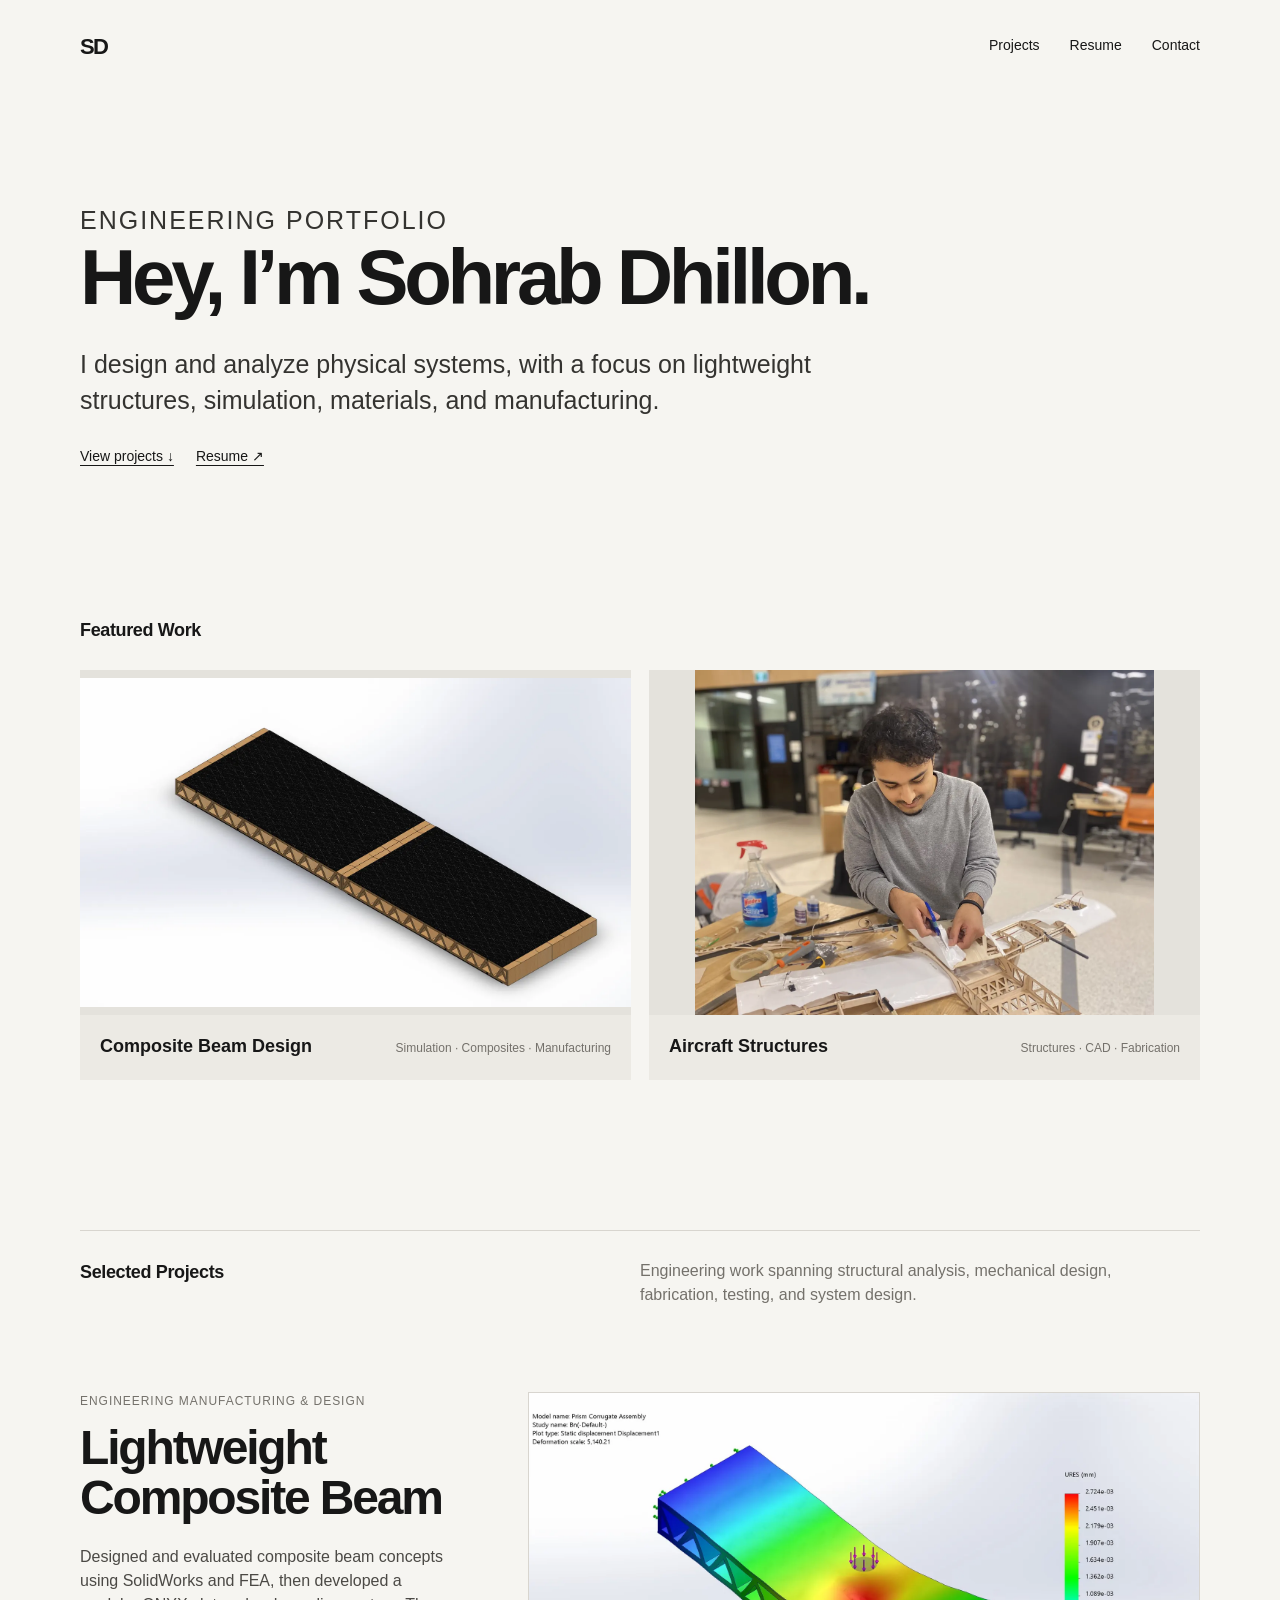
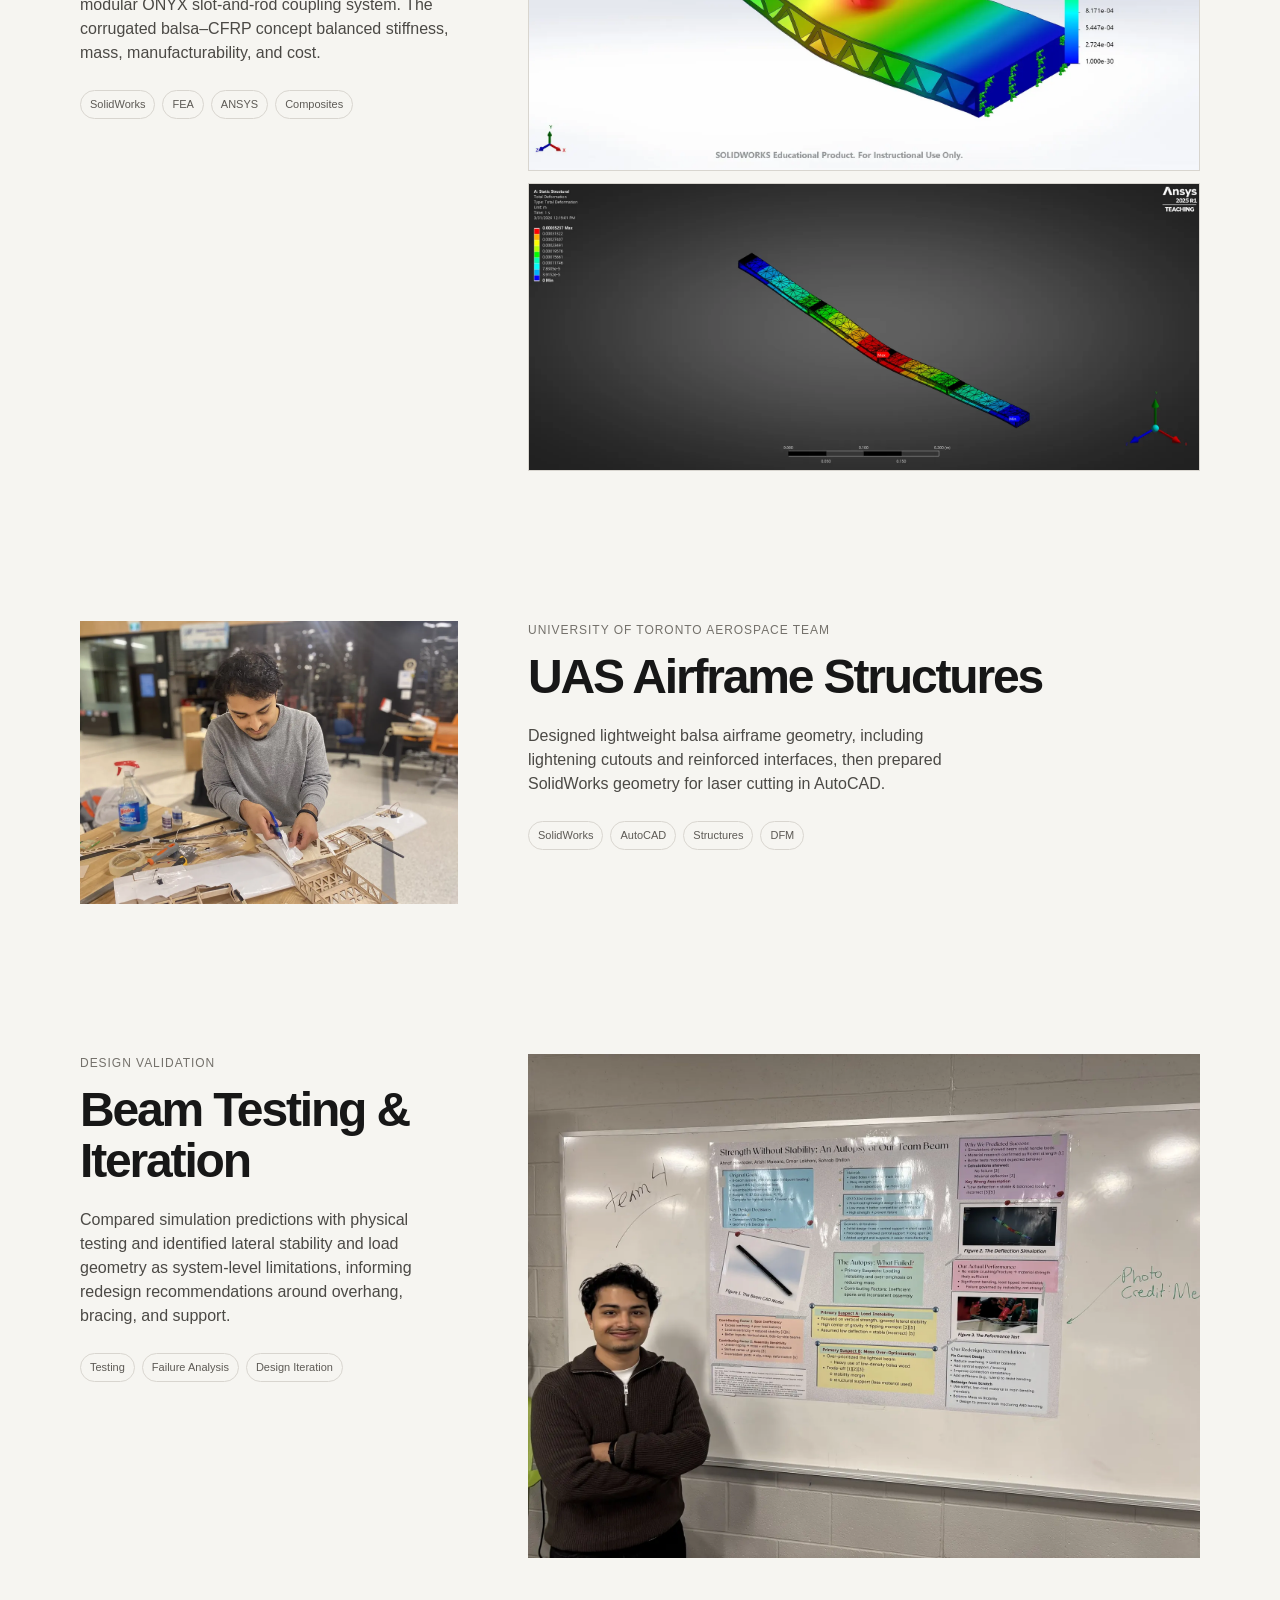
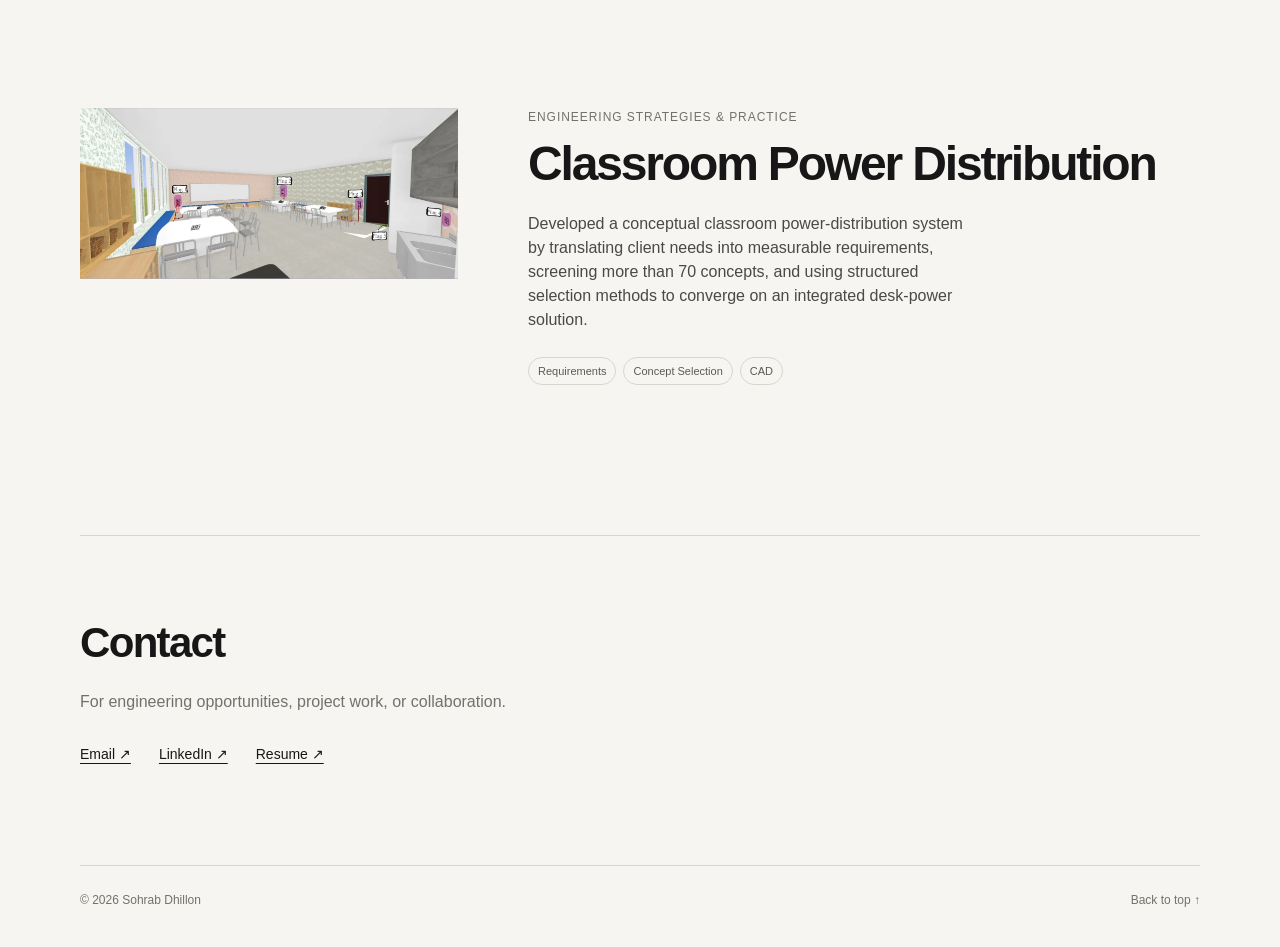
<file: index.html>
<!doctype html>
<html lang="en">
<head>
  <meta charset="utf-8">
  <meta name="viewport" content="width=device-width,initial-scale=1">
  <title>Sohrab Dhillon — Engineering Portfolio</title>
  <meta name="description" content="Engineering portfolio of Sohrab Dhillon: structures, simulation, materials, and manufacturing.">
  <link rel="stylesheet" href="styles.css">
</head>
<body>
  <header class="nav wrap">
    <a class="monogram" href="#top" aria-label="Home">SD</a>
    <nav aria-label="Primary">
      <a href="#projects">Projects</a>
      <a href="assets/Resume_Sep26.pdf" target="_blank" rel="noopener">Resume</a>
      <a href="#contact">Contact</a>
    </nav>
  </header>

  <main id="top">
    <section class="intro wrap">
      <p class="eyebrow">Engineering Portfolio</p>
      <h1>Hey, I’m Sohrab Dhillon.</h1>
      <p>I design and analyze physical systems, with a focus on lightweight structures, simulation, materials, and manufacturing.</p>
      <div class="intro-links">
        <a href="#projects">View projects ↓</a>
        <a href="assets/Resume_Sep26.pdf" target="_blank" rel="noopener">Resume ↗</a>
      </div>
    </section>

    <section class="wrap featured" id="projects">
      <h2>Featured Work</h2>
      <div class="featured-grid">
        <a class="feature-card" href="#beam">
          <img src="assets/beam-coupled-render.webp" alt="Coupled corrugated composite beam CAD model">
          <div><span>Composite Beam Design</span><small>Simulation · Composites · Manufacturing</small></div>
        </a>
        <a class="feature-card" href="#aerospace">
          <img src="assets/utat-assembly.webp" alt="University of Toronto Aerospace Team airframe assembly">
          <div><span>Aircraft Structures</span><small>Structures · CAD · Fabrication</small></div>
        </a>
      </div>
    </section>

    <section class="wrap projects">
      <div class="section-head">
        <h2>Selected Projects</h2>
        <p>Engineering work spanning structural analysis, mechanical design, fabrication, testing, and system design.</p>
      </div>

      <article class="project" id="beam">
        <div class="project-copy">
          <p class="eyebrow">Engineering Manufacturing &amp; Design</p>
          <h3>Lightweight Composite Beam</h3>
          <p>Designed and evaluated composite beam concepts using SolidWorks and FEA, then developed a modular ONYX slot-and-rod coupling system. The corrugated balsa–CFRP concept balanced stiffness, mass, manufacturability, and cost.</p>
          <div class="tags"><span>SolidWorks</span><span>FEA</span><span>ANSYS</span><span>Composites</span></div>
        </div>
        <div class="project-media">
          <img src="assets/beam-displacement-solidworks.webp" alt="SolidWorks beam displacement simulation">
          <img src="assets/team-deflection.webp" alt="ANSYS deformation result for beam assembly">
        </div>
      </article>

      <article class="project reverse" id="aerospace">
        <div class="project-copy">
          <p class="eyebrow">University of Toronto Aerospace Team</p>
          <h3>UAS Airframe Structures</h3>
          <p>Designed lightweight balsa airframe geometry, including lightening cutouts and reinforced interfaces, then prepared SolidWorks geometry for laser cutting in AutoCAD.</p>
          <div class="tags"><span>SolidWorks</span><span>AutoCAD</span><span>Structures</span><span>DFM</span></div>
        </div>
        <div class="project-media single">
          <img src="assets/utat-assembly.webp" alt="Balsa UAS airframe assembly">
        </div>
      </article>

      <article class="project" id="testing">
        <div class="project-copy">
          <p class="eyebrow">Design Validation</p>
          <h3>Beam Testing &amp; Iteration</h3>
          <p>Compared simulation predictions with physical testing and identified lateral stability and load geometry as system-level limitations, informing redesign recommendations around overhang, bracing, and support.</p>
          <div class="tags"><span>Testing</span><span>Failure Analysis</span><span>Design Iteration</span></div>
        </div>
        <div class="project-media single">
          <img src="assets/beam-poster.webp" alt="Beam testing and design review poster">
        </div>
      </article>

      <article class="project reverse" id="power">
        <div class="project-copy">
          <p class="eyebrow">Engineering Strategies &amp; Practice</p>
          <h3>Classroom Power Distribution</h3>
          <p>Developed a conceptual classroom power-distribution system by translating client needs into measurable requirements, screening more than 70 concepts, and using structured selection methods to converge on an integrated desk-power solution.</p>
          <div class="tags"><span>Requirements</span><span>Concept Selection</span><span>CAD</span></div>
        </div>
        <div class="project-media single">
          <img src="assets/classroom-power-layout.webp" alt="Classroom power distribution CAD layout">
        </div>
      </article>
    </section>

    <section class="contact wrap" id="contact">
      <h2>Contact</h2>
      <p>For engineering opportunities, project work, or collaboration.</p>
      <div>
        <a href="mailto:sohrab.dhillon@mail.utoronto.ca">Email ↗</a>
        <a href="https://www.linkedin.com/in/sohrab-dhillon/" target="_blank" rel="noopener">LinkedIn ↗</a>
        <a href="assets/Resume_Sep26.pdf" target="_blank" rel="noopener">Resume ↗</a>
      </div>
    </section>
  </main>

  <footer class="wrap">
    <span>© 2026 Sohrab Dhillon</span>
    <a href="#top">Back to top ↑</a>
  </footer>
</body>
</html>
</file>
<file: styles.css>
:root{--bg:#f6f5f1;--ink:#171717;--muted:#74716b;--line:#d8d5cf;--card:#eceae4;--max:1120px}*{box-sizing:border-box}html{scroll-behavior:smooth}body{margin:0;background:var(--bg);color:var(--ink);font-family:Arial,Helvetica,sans-serif;line-height:1.5}.wrap{width:min(var(--max),calc(100% - 48px));margin:auto}a{color:inherit;text-decoration:none}img{display:block;width:100%;height:auto}.nav{height:92px;display:flex;align-items:center;justify-content:space-between}.monogram{font-size:22px;font-weight:800;letter-spacing:-.08em}.nav nav{display:flex;gap:30px;font-size:14px}.nav nav a{border-bottom:1px solid transparent}.nav nav a:hover{border-color:currentColor}.intro{padding:110px 0 150px}.intro h1{font-size:clamp(42px,6.4vw,78px);line-height:1.02;letter-spacing:-.055em;margin:0 0 28px;max-width:820px}.intro>p{font-size:clamp(19px,2vw,25px);line-height:1.45;max-width:760px;margin:0;color:#343330}.intro-links{display:flex;gap:22px;margin-top:28px;font-size:14px;text-decoration:underline;text-underline-offset:4px}h2{font-size:18px;margin:0 0 26px;letter-spacing:-.02em}.featured{padding-bottom:150px}.featured-grid{display:grid;grid-template-columns:1fr 1fr;gap:18px}.feature-card{background:var(--card);overflow:hidden}.feature-card img{aspect-ratio:16/10;object-fit:contain;background:#e4e2dc}.feature-card div{padding:18px 20px 20px;display:flex;justify-content:space-between;gap:20px;align-items:baseline}.feature-card span{font-size:18px;font-weight:700}.feature-card small{font-size:12px;color:var(--muted);text-align:right}.section-head{border-top:1px solid var(--line);padding-top:28px;margin-bottom:80px;display:grid;grid-template-columns:1fr 1fr}.section-head p{margin:0;color:var(--muted);max-width:480px}.project{display:grid;grid-template-columns:.72fr 1.28fr;gap:70px;align-items:start;padding:0 0 150px;scroll-margin-top:40px}.project.reverse .project-copy{order:2}.project.reverse .project-media{order:1}.project-copy{position:sticky;top:36px}.eyebrow{font-size:12px;text-transform:uppercase;letter-spacing:.08em;color:var(--muted);margin:0 0 13px}.project h3{font-size:clamp(30px,3.8vw,48px);line-height:1.05;letter-spacing:-.045em;margin:0 0 22px}.project-copy>p:not(.eyebrow){font-size:16px;color:#4b4945;margin:0;max-width:440px}.tags{display:flex;flex-wrap:wrap;gap:7px;margin-top:25px}.tags span{font-size:11px;border:1px solid var(--line);border-radius:99px;padding:5px 9px;color:#5d5a55}.project-media{display:grid;gap:12px}.project-media img{background:#e8e6e0;object-fit:contain;max-height:620px}.project-media:not(.single) img{border:1px solid var(--line)}.contact{border-top:1px solid var(--line);padding:75px 0 100px}.contact h2{font-size:42px;letter-spacing:-.04em;margin-bottom:16px}.contact p{color:var(--muted);margin:0 0 30px}.contact div{display:flex;gap:28px;font-size:14px;text-decoration:underline;text-underline-offset:4px}footer{border-top:1px solid var(--line);padding:25px 0 38px;display:flex;justify-content:space-between;font-size:12px;color:var(--muted)}@media(max-width:800px){.wrap{width:calc(100% - 32px)}.nav{height:76px}.nav nav{gap:18px}.intro{padding:70px 0 100px}.featured{padding-bottom:100px}.featured-grid{grid-template-columns:1fr}.feature-card div{display:block}.feature-card small{display:block;text-align:left;margin-top:4px}.section-head{grid-template-columns:1fr;gap:10px;margin-bottom:60px}.project,.project.reverse{grid-template-columns:1fr;gap:30px;padding-bottom:95px}.project.reverse .project-copy,.project.reverse .project-media{order:initial}.project-copy{position:static}.contact{padding:60px 0 80px}}@media(max-width:520px){.nav nav a:first-child{display:none}.intro h1{font-size:46px}.intro>p{font-size:18px}.project h3{font-size:34px}.contact div{flex-direction:column;gap:12px}}
</file>
